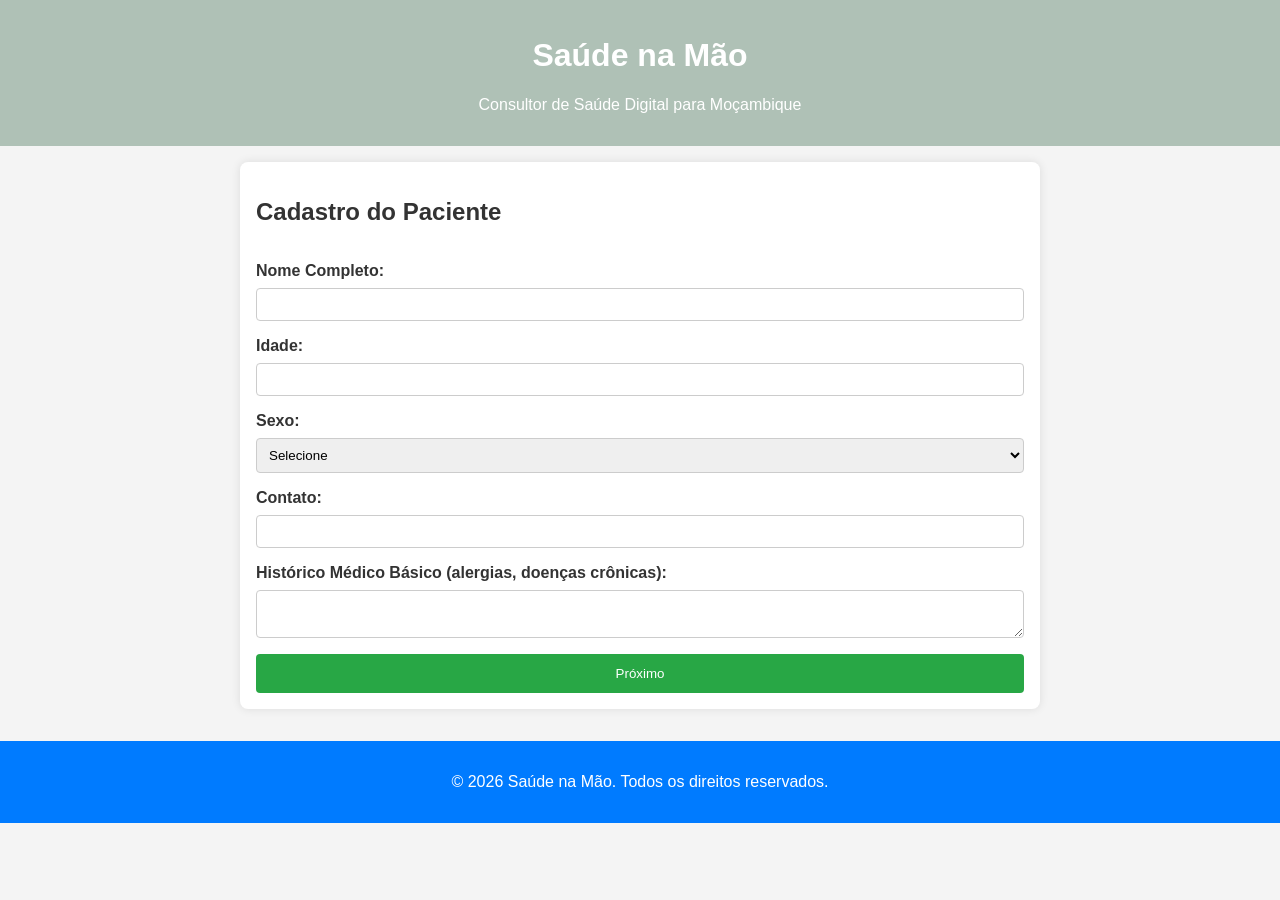
<file: project_saude/index.html>
<!DOCTYPE html>
<html lang="pt-br">
<head>
    <meta charset="UTF-8">
    <meta name="viewport" content="width=device-width, initial-scale=1.0">
    <title>Saúde na Mão</title>
    <link rel="stylesheet" href="styles.css">
</head>
<body>
    <header>
        <h1>Saúde na Mão</h1>
        <p>Consultor de Saúde Digital para Moçambique</p>
    </header>

    <main>
        <section id="cadastro" class="active">
            <h2>Cadastro do Paciente</h2>
            <form id="form-cadastro">
                <label for="nome">Nome Completo:</label>
                <input type="text" id="nome" required>

                <label for="idade">Idade:</label>
                <input type="number" id="idade" required>

                <label for="sexo">Sexo:</label>
                <select id="sexo" required>
                    <option value="">Selecione</option>
                    <option value="masculino">Masculino</option>
                    <option value="feminino">Feminino</option>
                    <option value="outro">Outro</option>
                </select>

                <label for="contato">Contato:</label>
                <input type="tel" id="contato" required>

                <label for="historico">Histórico Médico Básico (alergias, doenças crônicas):</label>
                <textarea id="historico"></textarea>

                <button type="submit">Próximo</button>
            </form>
        </section>

        <section id="triagem">
            <h2>Triagem de Sintomas</h2>
            <div id="perguntas">
                <!-- Perguntas serão inseridas dinamicamente -->
            </div>
            <button id="proximo-pergunta" style="display:none;">Próxima Pergunta</button>
            <button id="finalizar-triagem" style="display:none;">Finalizar Triagem</button>
        </section>

        <section id="hipoteses">
            <h2>Hipóteses de Condições</h2>
            <p>Baseado nos sintomas, possíveis condições:</p>
            <ul id="lista-hipoteses"></ul>
            <p><strong>Aviso:</strong> Esta análise não substitui um médico. Para diagnóstico e prescrição, o caso será revisado por um profissional de saúde licenciado.</p>
            <button id="encaminhar">Encaminhar para Médico Licenciado</button>
        </section>

        <section id="resultado">
            <h2>Resultado</h2>
            <p id="diagnostico"></p>
            <p id="receita"></p>
            <h3>Dicas de Prevenção</h3>
            <ul id="dicas"></ul>
        </section>

        <section id="acompanhamento">
            <h2>Acompanhamento</h2>
            <label for="evolucao">Registrar Evolução dos Sintomas:</label>
            <textarea id="evolucao"></textarea>
            <button id="salvar-acompanhamento">Salvar</button>
        </section>
    </main>

    <footer>
        <p>&copy; 2026 Saúde na Mão. Todos os direitos reservados.</p>
    </footer>

    <script src="script.js"></script>
</body>
</html>
</file>
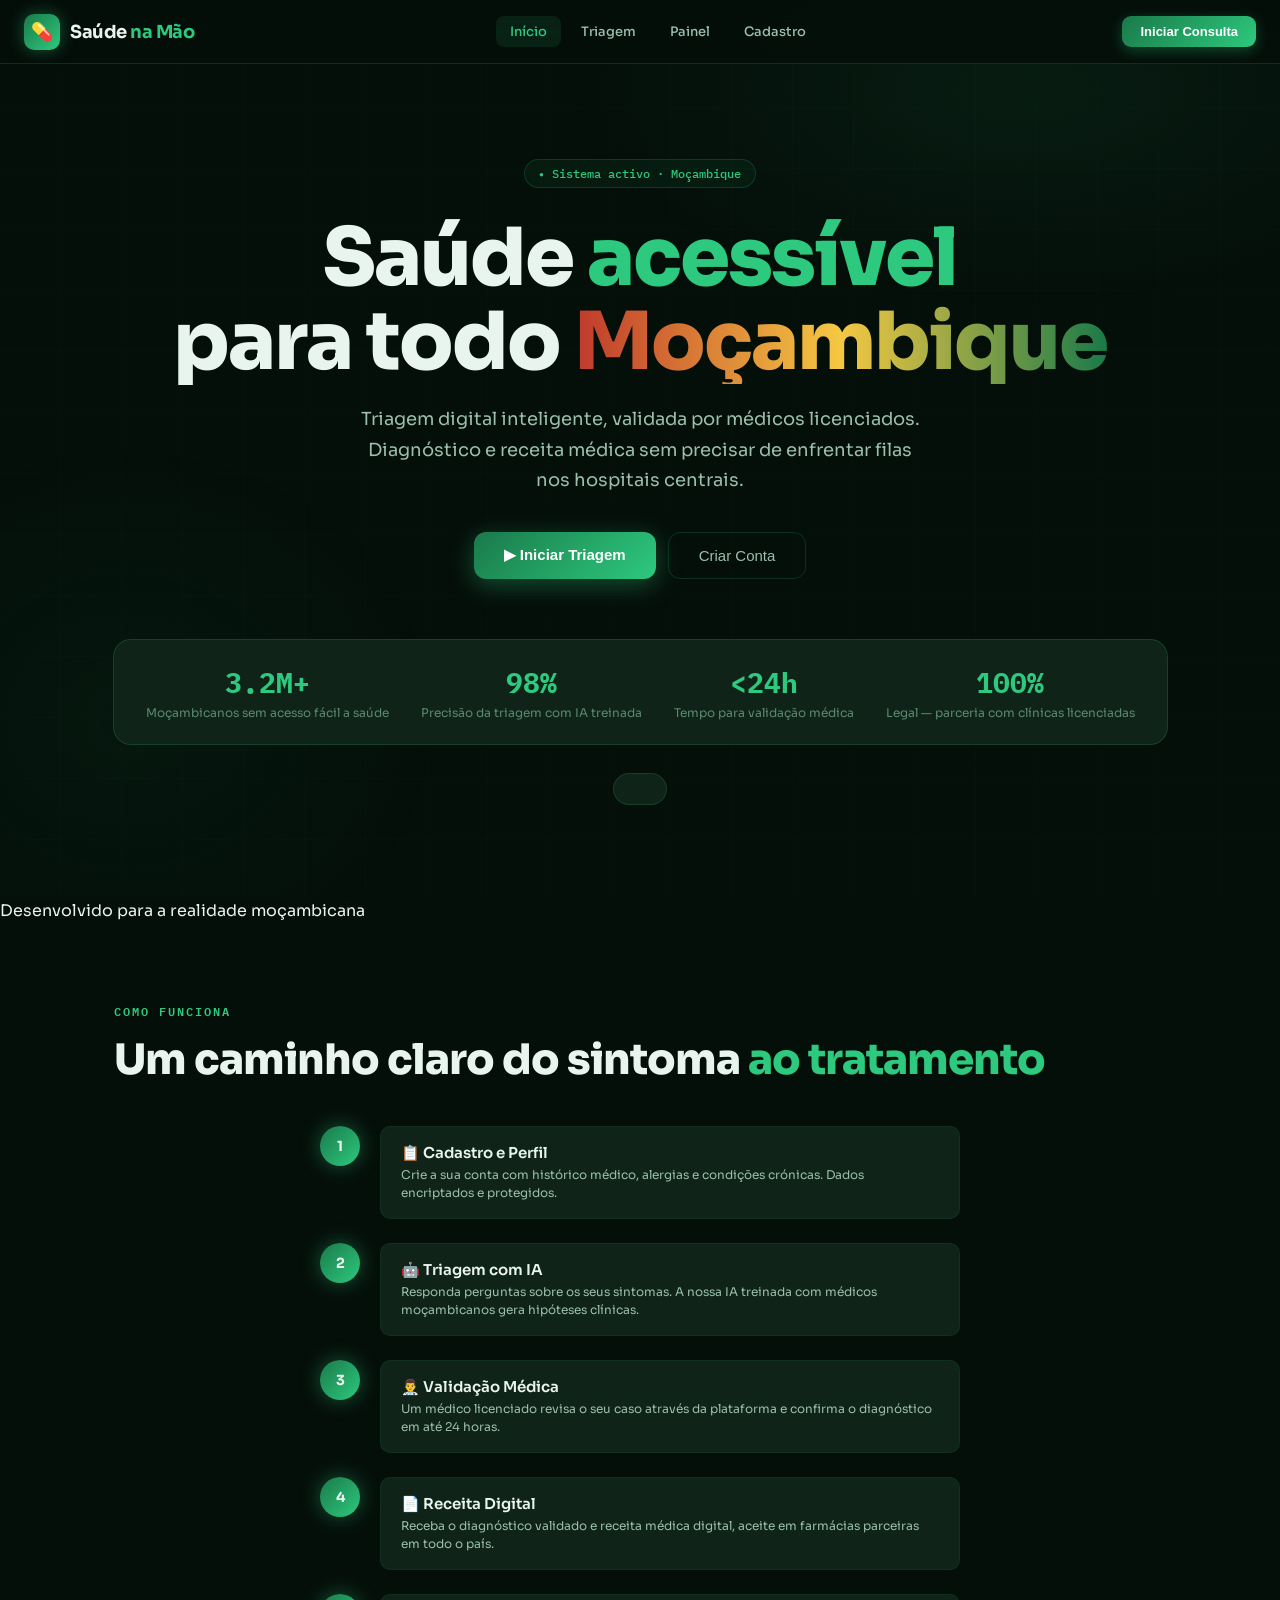
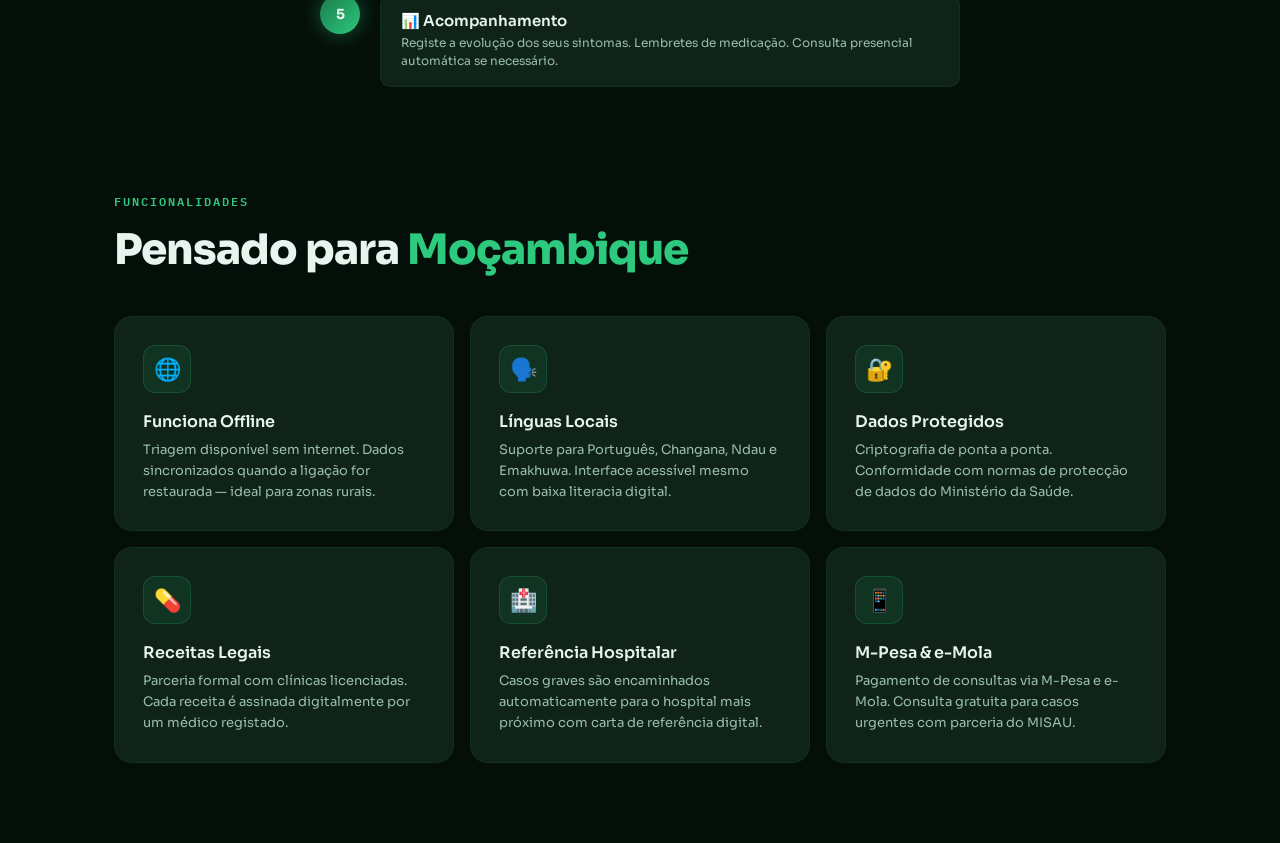
<file: project_saude2/saude_na_mao_app.html>
<!DOCTYPE html>
<html lang="pt">
<head>
<meta charset="UTF-8">
<meta name="viewport" content="width=device-width, initial-scale=1.0">
<title>Saúde na Mão</title>
<link href="https://fonts.googleapis.com/css2?family=Sora:wght@300;400;500;600;700;800&family=IBM+Plex+Mono:wght@400;500&display=swap" rel="stylesheet">
<link rel="stylesheet" href="style.css">
<link rel="stylesheet" href="script.js">

</head>

<body>
<div class="wrap">

<!-- HEADER -->
<header>
  <div class="logo">
    <div class="logo-icon">💊</div>
    <div class="logo-text">Saúde <span>na Mão</span></div>
  </div>

  <nav>
    <a onclick="showScreen('home')" id="nav-home" class="active">Início</a>
    <a onclick="showScreen('triage')" id="nav-triage">Triagem</a>
    <a onclick="showScreen('dashboard')" id="nav-dashboard">Painel</a>
    <a onclick="showScreen('cadastro')" id="nav-cadastro">Cadastro</a>
  </nav>

  <button class="btn-header" onclick="showScreen('triage')">Iniciar Consulta</button>
</header>

<!-- HOME SCREEN -->
<div id="screen-home" class="screen active">
  <div class="hero">
    <div class="hero-badge">Sistema activo · Moçambique</div>
    <h1>Saúde <span class="accent">acessível</span><br>para todo <span class="flag">Moçambique</span></h1>
    <p>Triagem digital inteligente, validada por médicos licenciados. Diagnóstico e receita médica sem precisar de enfrentar filas nos hospitais centrais.</p>

    <div class="hero-btns">
      <button class="btn-primary" onclick="showScreen('triage')">▶ Iniciar Triagem</button>
      <button class="btn-ghost" onclick="showScreen('cadastro')">Criar Conta</button>
    </div>

    <div class="stats-row">
      <div class="stat"><div class="stat-num">3.2M+</div><div class="stat-label">Moçambicanos sem acesso fácil a saúde</div></div>
      <div class="stat"><div class="stat-num">98%</div><div class="stat-label">Precisão da triagem com IA treinada</div></div>
      <div class="stat"><div class="stat-num">&lt;24h</div><div class="stat-label">Tempo para validação médica</div></div>
      <div class="stat"><div class="stat-num">100%</div><div class="stat-label">Legal — parceria com clínicas licenciadas</div></div>
    </div>

    <div class="moz-badge">
      <div class="moz-flag"></div></div></div></div></div>
        Desenvolvido para a realidade moçambicana
      </div>
  </div>

  <div class="section">
    <div class="section-label">Como funciona</div>
    <div class="section-title">Um caminho claro do sintoma <span>ao tratamento</span></div>
    <div class="flow-container">
      <div class="flow-step">
        <div class="flow-num">1</div>
        <div class="flow-line"></div>
        <div class="flow-content">
          <h4>📋 Cadastro e Perfil</h4>
          <p>Crie a sua conta com histórico médico, alergias e condições crónicas. Dados encriptados e protegidos.</p>
        </div>
      </div>
      <div class="flow-step">
        <div class="flow-num">2</div>
        <div class="flow-line"></div>
        <div class="flow-content">
          <h4>🤖 Triagem com IA</h4>
          <p>Responda perguntas sobre os seus sintomas. A nossa IA treinada com médicos moçambicanos gera hipóteses clínicas.</p>
        </div>
      </div>
      <div class="flow-step">
        <div class="flow-num">3</div>
        <div class="flow-line"></div>
        <div class="flow-content">
          <h4>👨‍⚕️ Validação Médica</h4>
          <p>Um médico licenciado revisa o seu caso através da plataforma e confirma o diagnóstico em até 24 horas.</p>
        </div>
      </div>
      <div class="flow-step">
        <div class="flow-num">4</div>
        <div class="flow-line"></div>
        <div class="flow-content">
          <h4>📄 Receita Digital</h4>
          <p>Receba o diagnóstico validado e receita médica digital, aceite em farmácias parceiras em todo o país.</p>
        </div>
      </div>
      <div class="flow-step">
        <div class="flow-num">5</div>
        <div class="flow-content">
          <h4>📊 Acompanhamento</h4>
          <p>Registe a evolução dos seus sintomas. Lembretes de medicação. Consulta presencial automática se necessário.</p>
        </div>
      </div>
    </div>
  </div>

  <div class="section" style="padding-top:0">
    <div class="section-label">Funcionalidades</div>
    <div class="section-title">Pensado para <span>Moçambique</span></div>
    <div class="features-grid">
      <div class="feat-card">
        <div class="feat-icon">🌐</div>
        <h3>Funciona Offline</h3>
        <p>Triagem disponível sem internet. Dados sincronizados quando a ligação for restaurada — ideal para zonas rurais.</p>
      </div>
      <div class="feat-card">
        <div class="feat-icon">🗣️</div>
        <h3>Línguas Locais</h3>
        <p>Suporte para Português, Changana, Ndau e Emakhuwa. Interface acessível mesmo com baixa literacia digital.</p>
      </div>
      <div class="feat-card">
        <div class="feat-icon">🔐</div>
        <h3>Dados Protegidos</h3>
        <p>Criptografia de ponta a ponta. Conformidade com normas de protecção de dados do Ministério da Saúde.</p>
      </div>
      <div class="feat-card">
        <div class="feat-icon">💊</div>
        <h3>Receitas Legais</h3>
        <p>Parceria formal com clínicas licenciadas. Cada receita é assinada digitalmente por um médico registado.</p>
      </div>
      <div class="feat-card">
        <div class="feat-icon">🏥</div>
        <h3>Referência Hospitalar</h3>
        <p>Casos graves são encaminhados automaticamente para o hospital mais próximo com carta de referência digital.</p>
      </div>
      <div class="feat-card">
        <div class="feat-icon">📱</div>
        <h3>M-Pesa & e-Mola</h3>
        <p>Pagamento de consultas via M-Pesa e e-Mola. Consulta gratuita para casos urgentes com parceria do MISAU.</p>
      </div>
    </div>
  </div>
</div>

<!-- TRIAGEM SCREEN -->
<div id="screen-triage" class="screen">
  <div class="triage-wrap">
    <div class="triage-header">
      <h2>🩺 Triagem de Sintomas</h2>
      <p>Responda com honestidade. As suas informações são confidenciais e ajudam o médico a dar o melhor diagnóstico.</p>
    </div>

    <div class="disclaimer">
      <span>⚠️</span>
      <p><strong>Aviso:</strong> Esta triagem <strong>não substitui</strong> um médico. Em caso de emergência (dificuldade respiratória, dor no peito, inconsciência), ligue imediatamente para o 1120 (SAMU Moçambique).</p>
    </div>

    <div class="progress-bar-wrap">
      <div class="progress-label">
        <span id="prog-label">Pergunta 1 de 6</span>
        <span id="prog-pct">17%</span>
      </div>
      <div class="progress-bar"><div class="progress-fill" id="prog-fill" style="width:17%"></div></div>
    </div>

    <div id="q-container"></div>

    <div class="triage-nav">
      <button class="btn-back" id="btn-back" onclick="prevQ()" style="display:none">← Anterior</button>
      <button class="btn-next" id="btn-next" onclick="nextQ()">Próxima →</button>
    </div>
  </div>
</div>

<!-- RESULT SCREEN -->
<div id="screen-result" class="screen">
  <div class="result-wrap">
    <div class="result-header">
      <div class="result-status">🤖</div>
      <h2>Análise Concluída</h2>
      <p>Hipóteses geradas pela IA. Aguarda validação por médico licenciado em até 24h.</p>
    </div>

    <div class="alert-box">
      <div class="icon">📋</div>
      <p><strong>Próximo passo:</strong> O seu caso foi enviado para revisão. Um médico parceiro da Clínica Central de Maputo irá validar este diagnóstico e, se necessário, emitir uma receita digital.</p>
    </div>

    <div class="result-grid">
      <div class="result-card wide">
        <h4>Condições prováveis</h4>
        <ul class="condition-list">
          <li>
            <span>Malária (Plasmodium falciparum)</span>
            <div style="display:flex;align-items:center;gap:8px">
              <div class="prob-bar-wrap"><div class="prob-bar"><div class="prob-fill high" style="width:72%"></div></div></div>
              <span class="prob-num">72%</span>
            </div>
          </li>
          <li>
            <span>Febre tifoide</span>
            <div style="display:flex;align-items:center;gap:8px">
              <div class="prob-bar-wrap"><div class="prob-bar"><div class="prob-fill mid" style="width:18%"></div></div></div>
              <span class="prob-num">18%</span>
            </div>
          </li>
          <li>
            <span>Síndrome gripal viral</span>
            <div style="display:flex;align-items:center;gap:8px">
              <div class="prob-bar-wrap"><div class="prob-bar"><div class="prob-fill low" style="width:10%"></div></div></div>
              <span class="prob-num">10%</span>
            </div>
          </li>
        </ul>
      </div>

      <div class="result-card">
        <h4>Sintomas registados</h4>
        <ul class="tips-list">
          <li>Febre alta (39–40°C)</li>
          <li>Dores de cabeça intensas</li>
          <li>Calafrios e suores</li>
          <li>Fadiga e fraqueza</li>
          <li>Há 3 dias</li>
        </ul>
      </div>

      <div class="result-card">
        <h4>Cuidados imediatos</h4>
        <ul class="tips-list">
          <li>Beba muita água e líquidos</li>
          <li>Repouso absoluto</li>
          <li>Paracetamol para a febre (máx. 4g/dia)</li>
          <li>Evite automedicação com antimaláricos</li>
          <li>Aguarde confirmação médica</li>
        </ul>
      </div>

      <div class="result-card wide">
        <h4>Estado da consulta</h4>
        <div style="display:flex;gap:10px;flex-wrap:wrap;margin-top:8px">
          <div style="flex:1;min-width:120px;background:rgba(45,201,126,0.08);border:1px solid rgba(45,201,126,0.2);border-radius:10px;padding:14px;text-align:center">
            <div style="font-size:20px;margin-bottom:6px">✅</div>
            <div style="font-size:12px;color:var(--green-bright);font-weight:600">Triagem concluída</div>
          </div>
          <div style="flex:1;min-width:120px;background:rgba(245,200,66,0.06);border:1px solid rgba(245,200,66,0.2);border-radius:10px;padding:14px;text-align:center">
            <div style="font-size:20px;margin-bottom:6px">⏳</div>
            <div style="font-size:12px;color:var(--yellow-moz);font-weight:600">Validação médica<br><span style="font-weight:400;color:var(--text3)">Em análise</span></div>
          </div>
          <div style="flex:1;min-width:120px;background:var(--card2);border:1px solid var(--border2);border-radius:10px;padding:14px;text-align:center">
            <div style="font-size:20px;margin-bottom:6px">📄</div>
            <div style="font-size:12px;color:var(--text3);font-weight:600">Receita digital<br><span style="font-weight:400">Aguarda médico</span></div>
          </div>
        </div>
      </div>
    </div>

    <div class="result-actions">
      <button class="btn-action primary" onclick="showScreen('triage')">Nova Triagem</button>
      <button class="btn-action secondary" onclick="showScreen('dashboard')">Ver Histórico</button>
      <button class="btn-action danger">🚨 É urgente</button>
    </div>
  </div>
</div>

<!-- CADASTRO SCREEN -->
<div id="screen-cadastro" class="screen">
  <div class="cadastro-wrap">
    <h2>Criar Conta</h2>
    <p class="sub">Registe-se para aceder a triagem, histórico médico e receitas digitais.</p>

    <div class="form-group">
      <label class="form-label">NOME COMPLETO</label>
      <input class="form-input" type="text" placeholder="Ex: Maria João Machava">
    </div>
    <div class="form-row">
      <div class="form-group">
        <label class="form-label">DATA DE NASCIMENTO</label>
        <input class="form-input" type="date">
      </div>
      <div class="form-group">
        <label class="form-label">SEXO</label>
        <select class="form-select">
          <option value="">Seleccionar</option>
          <option>Feminino</option>
          <option>Masculino</option>
          <option>Outro</option>
        </select>
      </div>
    </div>
    <div class="form-group">
      <label class="form-label">NÚMERO DE TELEMÓVEL (M-Pesa / e-Mola)</label>
      <input class="form-input" type="tel" placeholder="+258 84 XXX XXXX">
    </div>
    <div class="form-group">
      <label class="form-label">LOCALIDADE / BAIRRO</label>
      <select class="form-select">
        <option value="">Seleccionar província</option>
        <option>Maputo Cidade</option>
        <option>Maputo Província</option>
        <option>Gaza</option>
        <option>Inhambane</option>
        <option>Sofala</option>
        <option>Manica</option>
        <option>Tete</option>
        <option>Zambézia</option>
        <option>Nampula</option>
        <option>Niassa</option>
        <option>Cabo Delgado</option>
      </select>
    </div>
    <div class="form-group">
      <label class="form-label">DOENÇAS CRÓNICAS (seleccione as que tiver)</label>
      <div class="checkbox-group" id="chronic-checks">
        <div class="checkbox-item" onclick="toggleCheck(this)">Hipertensão</div>
        <div class="checkbox-item" onclick="toggleCheck(this)">Diabetes</div>
        <div class="checkbox-item" onclick="toggleCheck(this)">Asma</div>
        <div class="checkbox-item" onclick="toggleCheck(this)">VIH/SIDA</div>
        <div class="checkbox-item" onclick="toggleCheck(this)">Tuberculose</div>
        <div class="checkbox-item" onclick="toggleCheck(this)">Drepanócitose</div>
        <div class="checkbox-item" onclick="toggleCheck(this)">Nenhuma</div>
      </div>
    </div>
    <div class="form-group">
      <label class="form-label">ALERGIAS CONHECIDAS</label>
      <input class="form-input" type="text" placeholder="Ex: Penicilina, Aspirina... (ou deixe em branco)">
    </div>
    <div class="form-group">
      <label class="form-label">SENHA</label>
      <input class="form-input" type="password" placeholder="Mínimo 8 caracteres">
    </div>
    <button class="btn-primary" style="width:100%;padding:15px;font-size:15px;margin-top:8px" onclick="showScreen('dashboard')">
      Criar Conta Segura 🔒
    </button>
    <p style="font-size:12px;color:var(--text3);text-align:center;margin-top:16px;line-height:1.6">
      Ao criar conta, aceita os Termos de Uso e Política de Privacidade.<br>Os seus dados são protegidos conforme as normas do MISAU.
    </p>
  </div>
</div>

<!-- DASHBOARD SCREEN -->
<div id="screen-dashboard" class="screen">
  <div class="dash-wrap">
    <div class="dash-top">
      <div>
        <h2>👋 Bom dia, Maria</h2>
        <p>Maputo Cidade · Última consulta: há 3 dias</p>
      </div>
      <button class="btn-primary" onclick="showScreen('triage')">+ Nova Triagem</button>
    </div>

    <div class="dash-grid">
      <div class="dash-card">
        <div class="d-icon">🩺</div>
        <div class="d-val">4</div>
        <div class="d-label">Consultas realizadas</div>
      </div>
      <div class="dash-card">
        <div class="d-icon">📄</div>
        <div class="d-val">2</div>
        <div class="d-label">Receitas emitidas</div>
      </div>
      <div class="dash-card">
        <div class="d-icon">⏳</div>
        <div class="d-val">1</div>
        <div class="d-label">Em validação médica</div>
      </div>
      <div class="dash-card">
        <div class="d-icon">💊</div>
        <div class="d-val">2</div>
        <div class="d-label">Medicações activas</div>
      </div>
    </div>

    <h3 style="font-size:16px;font-weight:600;margin-bottom:16px">Histórico de Consultas</h3>

    <div class="history-item">
      <div class="hist-icon">🦟</div>
      <div class="hist-main">
        <h4>Suspeita de Malária</h4>
        <p>23 Mar 2026 · Dr. António Cossa · Clínica Central Maputo</p>
      </div>
      <span class="hist-badge warn">Pendente</span>
    </div>
    <div class="history-item">
      <div class="hist-icon">🤧</div>
      <div class="hist-main">
        <h4>Síndrome Gripal</h4>
        <p>10 Mar 2026 · Dra. Fátima Nhantumbo · Online</p>
      </div>
      <span class="hist-badge ok">Resolvido</span>
    </div>
    <div class="history-item">
      <div class="hist-icon">🤕</div>
      <div class="hist-main">
        <h4>Cefaleia Tensional</h4>
        <p>22 Fev 2026 · Dr. João Bila · Online</p>
      </div>
      <span class="hist-badge ok">Resolvido</span>
    </div>
    <div class="history-item">
      <div class="hist-icon">🫁</div>
      <div class="hist-main">
        <h4>Tosse persistente</h4>
        <p>05 Jan 2026 · Dra. Conceição Macuácua · Presencial</p>
      </div>
      <span class="hist-badge ok">Resolvido</span>
    </div>

    <div style="background:rgba(45,201,126,0.05);border:1px solid var(--border);border-radius:var(--radius);padding:20px;margin-top:24px;display:flex;gap:16px;align-items:center;flex-wrap:wrap">
      <div style="font-size:32px">💊</div>
      <div style="flex:1">
        <div style="font-size:14px;font-weight:600;margin-bottom:4px">Medicação activa: Paracetamol 500mg</div>
        <div style="font-size:12px;color:var(--text3)">3x por dia · Próxima dose em 2 horas</div>
      </div>
      <button style="padding:10px 18px;border-radius:9px;background:rgba(45,201,126,0.12);border:1px solid rgba(45,201,126,0.3);color:var(--green-bright);font-family:'Sora',sans-serif;font-size:13px;font-weight:600;cursor:pointer">Tomei ✓</button>
    </div>
  </div>
</div>

<!-- BOTTOM NAV -->
<div class="bottom-nav">
  <div class="bottom-nav-inner">
    <div class="nav-item active" onclick="showScreen('home')"><span class="ni">🏠</span>Início</div>
    <div class="nav-item" onclick="showScreen('triage')"><span class="ni">🩺</span>Triagem</div>
    <div class="nav-item" onclick="showScreen('dashboard')"><span class="ni">📊</span>Painel</div>
    <div class="nav-item" onclick="showScreen('cadastro')"><span class="ni">👤</span>Perfil</div>
  </div>
</div>

</div><!-- .wrap -->

</body>
</html>
</file>
<file: project_saude/styles.css>
body {
    font-family: Arial, sans-serif;
    margin: 0;
    padding: 0;
    background-color: #f4f4f4;
    color: #333;
}

header {
    background-color: #afc1b6;
    color: white;
    text-align: center;
    padding: 1rem;
}

main {
    max-width: 800px;
    margin: 0 auto;
    padding: 1rem;
}

section {
    display: none;
    background-color: white;
    padding: 1rem;
    margin-bottom: 1rem;
    border-radius: 8px;
    box-shadow: 0 0 10px rgba(0,0,0,0.1);
}

section.active {
    display: block;
}

form {
    display: flex;
    flex-direction: column;
}

label {
    margin-top: 1rem;
    font-weight: bold;
}

input, select, textarea {
    padding: 0.5rem;
    margin-top: 0.5rem;
    border: 1px solid #ccc;
    border-radius: 4px;
}

button {
    margin-top: 1rem;
    padding: 0.75rem;
    background-color: #28a745;
    color: white;
    border: none;
    border-radius: 4px;
    cursor: pointer;
}

button:hover {
    background-color: #218838;
}

footer {
    text-align: center;
    padding: 1rem;
    background-color: #007bff;
    color: white;
}
</file>
<file: project_saude2/style.css>
:root {
   green-deep: #0a4a2e;
    --green-mid: #1a7a4a;
    --green-bright: #2dc97e;
    --green-glow: #4fffaa;
    --yellow-moz: #f5c842;
    --red-moz: #c0392b;
    --bg: #050f0a;
    --bg2: #0d1f14;
    --bg3: #132a1c;
    --card: #0f2318;
    --card2: #162e20;
    --text: #e8f5ef;
    --text2: #9abfab;
    --text3: #5a8a6e;
    --border: rgba(45,201,126,0.18);
    --border2: rgba(45,201,126,0.08);
    --shadow: 0 8px 32px rgba(0,0,0,0.5);
    --radius: 18px;
    --radius-sm: 10px;
  }
  * { margin:0; padding:0; box-sizing:border-box; }
  html { scroll-behavior: smooth; }
  body {
    font-family: 'Sora', sans-serif;
    background: var(--bg);
    color: var(--text);
    min-height: 100vh;
    overflow-x: hidden;
  }

  /* ─ BACKGROUND TEXTURE ─ */
  body::before {
    content: '';
    position: fixed;
    inset: 0;
    background:
      radial-gradient(ellipse 60% 40% at 80% 10%, rgba(45,201,126,0.07) 0%, transparent 60%),
      radial-gradient(ellipse 40% 50% at 10% 80%, rgba(10,74,46,0.15) 0%, transparent 60%),
      repeating-linear-gradient(0deg, transparent, transparent 60px, rgba(45,201,126,0.015) 60px, rgba(45,201,126,0.015) 61px),
      repeating-linear-gradient(90deg, transparent, transparent 60px, rgba(45,201,126,0.015) 60px, rgba(45,201,126,0.015) 61px);
    pointer-events: none;
    z-index: 0;
  }

  .wrap { position: relative; z-index: 1; }

  /* ─ HEADER ─ */
  header {
    position: sticky; top: 0; z-index: 100;
    background: rgba(5,15,10,0.85);
    backdrop-filter: blur(20px);
    border-bottom: 1px solid var(--border);
    padding: 0 24px;
    height: 64px;
    display: flex; align-items: center; justify-content: space-between;
  }
  .logo {
    display: flex; align-items: center; gap: 10px;
  }
  .logo-icon {
    width: 36px; height: 36px; border-radius: 10px;
    background: linear-gradient(135deg, var(--green-mid), var(--green-bright));
    display: flex; align-items: center; justify-content: center;
    font-size: 18px;
    box-shadow: 0 0 16px rgba(45,201,126,0.4);
  }
  .logo-text { font-size: 18px; font-weight: 700; letter-spacing: -0.5px; }
  .logo-text span { color: var(--green-bright); }
  nav { display: flex; gap: 6px; }
  nav a {
    padding: 7px 14px; border-radius: 8px;
    font-size: 13px; font-weight: 500; color: var(--text2);
    text-decoration: none; transition: all 0.2s;
    cursor: pointer;
  }
  nav a:hover, nav a.active { color: var(--green-bright); background: rgba(45,201,126,0.1); }
  .btn-header {
    padding: 8px 18px; border-radius: 9px;
    background: linear-gradient(135deg, var(--green-mid), var(--green-bright));
    color: #fff; font-size: 13px; font-weight: 600;
    border: none; cursor: pointer;
    box-shadow: 0 4px 14px rgba(45,201,126,0.3);
    transition: all 0.2s;
  }
  .btn-header:hover { transform: translateY(-1px); box-shadow: 0 6px 20px rgba(45,201,126,0.45); }

  /* ─ SCREENS ─ */
  .screen { display: none; animation: fadeIn 0.4s ease; }
  .screen.active { display: block; }
  @keyframes fadeIn { from { opacity:0; transform: translateY(10px); } to { opacity:1; transform: none; } }

  /* ─ HERO ─ */
  .hero {
    min-height: calc(100vh - 64px);
    display: flex; flex-direction: column;
    align-items: center; justify-content: center;
    padding: 60px 24px;
    text-align: center;
    position: relative;
  }
  .hero-badge {
    display: inline-flex; align-items: center; gap: 8px;
    padding: 6px 14px; border-radius: 100px;
    border: 1px solid var(--border);
    background: rgba(45,201,126,0.06);
    font-size: 12px; font-weight: 500; color: var(--green-bright);
    font-family: 'IBM Plex Mono', monospace;
    margin-bottom: 28px;
    animation: pulse-border 3s infinite;
  }
  @keyframes pulse-border {
    0%,100% { border-color: rgba(45,201,126,0.18); }
    50% { border-color: rgba(45,201,126,0.45); }
  }
  .hero-badge::before { content: '●'; font-size: 8px; animation: blink 1.5s infinite; }
  @keyframes blink { 0%,100% { opacity:1; } 50% { opacity:0; } }
  .hero h1 {
    font-size: clamp(42px, 7vw, 80px);
    font-weight: 800;
    line-height: 1.05;
    letter-spacing: -2px;
    margin-bottom: 20px;
  }
  .hero h1 .accent { color: var(--green-bright); }
  .hero h1 .flag { display: inline-block; background: linear-gradient(90deg, var(--red-moz), var(--yellow-moz), var(--green-mid)); -webkit-background-clip: text; -webkit-text-fill-color: transparent; }
  .hero p {
    font-size: clamp(15px, 2vw, 18px);
    color: var(--text2); max-width: 560px;
    line-height: 1.7; margin-bottom: 36px;
  }
  .hero-btns { display: flex; gap: 12px; flex-wrap: wrap; justify-content: center; }
  .btn-primary {
    padding: 14px 30px; border-radius: 12px;
    background: linear-gradient(135deg, var(--green-mid), var(--green-bright));
    color: #fff; font-size: 15px; font-weight: 600;
    border: none; cursor: pointer;
    box-shadow: 0 6px 24px rgba(45,201,126,0.35);
    transition: all 0.25s;
  }
  .btn-primary:hover { transform: translateY(-2px); box-shadow: 0 10px 30px rgba(45,201,126,0.5); }
  .btn-ghost {
    padding: 14px 30px; border-radius: 12px;
    background: transparent;
    color: var(--text2); font-size: 15px; font-weight: 500;
    border: 1px solid var(--border);
    cursor: pointer; transition: all 0.25s;
  }
  .btn-ghost:hover { border-color: var(--green-bright); color: var(--green-bright); background: rgba(45,201,126,0.05); }

  /* STATS ROW */
  .stats-row {
    display: flex; gap: 32px; margin-top: 60px;
    padding: 24px 32px; border-radius: var(--radius);
    background: var(--card); border: 1px solid var(--border);
    flex-wrap: wrap; justify-content: center;
  }
  .stat { text-align: center; }
  .stat-num { font-size: 28px; font-weight: 800; color: var(--green-bright); font-family: 'IBM Plex Mono', monospace; }
  .stat-label { font-size: 12px; color: var(--text3); margin-top: 4px; }

  /* FEATURES GRID */
  .section { padding: 80px 24px; max-width: 1100px; margin: 0 auto; }
  .section-label {
    font-size: 12px; font-weight: 600; color: var(--green-bright);
    font-family: 'IBM Plex Mono', monospace; letter-spacing: 2px;
    text-transform: uppercase; margin-bottom: 12px;
  }
  .section-title { font-size: clamp(28px, 4vw, 42px); font-weight: 800; letter-spacing: -1px; margin-bottom: 40px; }
  .section-title span { color: var(--green-bright); }

  .features-grid { display: grid; grid-template-columns: repeat(auto-fill, minmax(280px, 1fr)); gap: 16px; }
  .feat-card {
    background: var(--card);
    border: 1px solid var(--border2);
    border-radius: var(--radius);
    padding: 28px;
    transition: all 0.3s;
    position: relative; overflow: hidden;
  }
  .feat-card::before {
    content: ''; position: absolute; top: 0; left: 0; right: 0; height: 2px;
    background: linear-gradient(90deg, transparent, var(--green-bright), transparent);
    opacity: 0; transition: opacity 0.3s;
  }
  .feat-card:hover { border-color: var(--border); transform: translateY(-3px); box-shadow: 0 12px 40px rgba(0,0,0,0.4); }
  .feat-card:hover::before { opacity: 1; }
  .feat-icon {
    width: 48px; height: 48px; border-radius: 12px;
    background: rgba(45,201,126,0.1); border: 1px solid var(--border);
    display: flex; align-items: center; justify-content: center;
    font-size: 22px; margin-bottom: 18px;
  }
  .feat-card h3 { font-size: 16px; font-weight: 600; margin-bottom: 8px; }
  .feat-card p { font-size: 13px; color: var(--text2); line-height: 1.6; }

  /* FLOW DIAGRAM */
  .flow-container { display: flex; flex-direction: column; gap: 0; max-width: 640px; margin: 0 auto; }
  .flow-step {
    display: flex; align-items: flex-start; gap: 20px;
    position: relative;
  }
  .flow-step:not(:last-child) .flow-line {
    position: absolute; left: 19px; top: 48px; bottom: -20px;
    width: 2px; background: linear-gradient(180deg, var(--green-bright), var(--green-deep));
  }
  .flow-num {
    width: 40px; height: 40px; border-radius: 50%; flex-shrink: 0;
    background: linear-gradient(135deg, var(--green-mid), var(--green-bright));
    display: flex; align-items: center; justify-content: center;
    font-size: 14px; font-weight: 700;
    box-shadow: 0 0 20px rgba(45,201,126,0.4); z-index: 1;
  }
  .flow-content {
    background: var(--card); border: 1px solid var(--border2);
    border-radius: var(--radius-sm); padding: 16px 20px;
    margin-bottom: 24px; flex: 1;
    transition: all 0.3s;
  }
  .flow-content:hover { border-color: var(--border); }
  .flow-content h4 { font-size: 15px; font-weight: 600; margin-bottom: 4px; }
  .flow-content p { font-size: 12px; color: var(--text2); line-height: 1.5; }

  /* TRIAGEM SCREEN */
  .triage-wrap {
    max-width: 680px; margin: 0 auto; padding: 40px 24px;
  }
  .triage-header { margin-bottom: 32px; }
  .triage-header h2 { font-size: 28px; font-weight: 700; margin-bottom: 8px; }
  .triage-header p { color: var(--text2); font-size: 14px; }
  .progress-bar-wrap { margin: 20px 0 28px; }
  .progress-label { display: flex; justify-content: space-between; font-size: 12px; color: var(--text3); margin-bottom: 8px; font-family: 'IBM Plex Mono', monospace; }
  .progress-bar { height: 4px; background: var(--card2); border-radius: 4px; overflow: hidden; }
  .progress-fill { height: 100%; border-radius: 4px; background: linear-gradient(90deg, var(--green-mid), var(--green-bright)); transition: width 0.5s ease; }

  .question-card {
    background: var(--card); border: 1px solid var(--border);
    border-radius: var(--radius); padding: 32px;
    margin-bottom: 20px;
  }
  .q-num { font-size: 11px; color: var(--green-bright); font-family: 'IBM Plex Mono', monospace; font-weight: 600; letter-spacing: 1px; margin-bottom: 10px; }
  .q-text { font-size: 20px; font-weight: 600; margin-bottom: 24px; line-height: 1.4; }
  .options-grid { display: grid; grid-template-columns: 1fr 1fr; gap: 10px; }
  .opt-btn {
    padding: 14px 16px; border-radius: 10px;
    border: 1px solid var(--border);
    background: var(--card2); color: var(--text);
    font-size: 14px; font-family: 'Sora', sans-serif;
    cursor: pointer; transition: all 0.2s; text-align: left;
  }
  .opt-btn:hover { border-color: var(--green-bright); background: rgba(45,201,126,0.08); color: var(--green-bright); }
  .opt-btn.selected { border-color: var(--green-bright); background: rgba(45,201,126,0.12); color: var(--green-bright); }
  .opt-btn.full { grid-column: 1 / -1; }
  .scale-options { display: flex; gap: 8px; }
  .scale-btn {
    flex: 1; padding: 12px; border-radius: 8px;
    border: 1px solid var(--border); background: var(--card2);
    color: var(--text2); font-size: 14px; font-family: 'Sora', sans-serif;
    cursor: pointer; transition: all 0.2s; text-align: center; font-weight: 600;
  }
  .scale-btn:hover { border-color: var(--green-bright); color: var(--green-bright); }
  .triage-nav { display: flex; gap: 10px; justify-content: flex-end; margin-top: 8px; }
  .btn-back { padding: 12px 20px; border-radius: 10px; border: 1px solid var(--border); background: transparent; color: var(--text2); font-family: 'Sora', sans-serif; font-size: 14px; cursor: pointer; transition: all 0.2s; }
  .btn-back:hover { border-color: var(--text2); color: var(--text); }
  .btn-next { padding: 12px 24px; border-radius: 10px; background: linear-gradient(135deg, var(--green-mid), var(--green-bright)); color: #fff; font-family: 'Sora', sans-serif; font-size: 14px; font-weight: 600; border: none; cursor: pointer; transition: all 0.2s; }
  .btn-next:hover { transform: translateY(-1px); box-shadow: 0 6px 20px rgba(45,201,126,0.4); }

  /* RESULT SCREEN */
  .result-wrap { max-width: 720px; margin: 0 auto; padding: 40px 24px; }
  .result-header { text-align: center; margin-bottom: 36px; }
  .result-status {
    width: 80px; height: 80px; border-radius: 50%; margin: 0 auto 20px;
    background: linear-gradient(135deg, var(--green-mid), var(--green-bright));
    display: flex; align-items: center; justify-content: center;
    font-size: 36px;
    box-shadow: 0 0 40px rgba(45,201,126,0.5);
    animation: glow-pulse 2s infinite;
  }
  @keyframes glow-pulse { 0%,100% { box-shadow: 0 0 30px rgba(45,201,126,0.4); } 50% { box-shadow: 0 0 60px rgba(45,201,126,0.7); } }
  .result-header h2 { font-size: 26px; font-weight: 700; margin-bottom: 8px; }
  .result-header p { color: var(--text2); font-size: 14px; }

  .result-grid { display: grid; grid-template-columns: 1fr 1fr; gap: 16px; margin-bottom: 24px; }
  .result-card {
    background: var(--card); border: 1px solid var(--border2);
    border-radius: var(--radius); padding: 24px;
  }
  .result-card.wide { grid-column: 1 / -1; }
  .result-card h4 { font-size: 11px; color: var(--green-bright); font-family: 'IBM Plex Mono', monospace; letter-spacing: 1px; text-transform: uppercase; margin-bottom: 14px; }
  .condition-list { list-style: none; }
  .condition-list li {
    display: flex; justify-content: space-between; align-items: center;
    padding: 10px 0; border-bottom: 1px solid var(--border2);
    font-size: 14px;
  }
  .condition-list li:last-child { border-bottom: none; }
  .prob-bar-wrap { width: 100px; }
  .prob-bar { height: 4px; background: var(--bg3); border-radius: 4px; overflow: hidden; }
  .prob-fill { height: 100%; border-radius: 4px; }
  .prob-fill.high { background: var(--green-bright); }
  .prob-fill.mid { background: var(--yellow-moz); }
  .prob-fill.low { background: var(--text3); }
  .prob-num { font-size: 12px; color: var(--text2); font-family: 'IBM Plex Mono', monospace; margin-left: 8px; }

  .alert-box {
    background: rgba(245,200,66,0.08); border: 1px solid rgba(245,200,66,0.3);
    border-radius: 12px; padding: 16px 20px;
    display: flex; gap: 14px; align-items: flex-start; margin-bottom: 16px;
  }
  .alert-box .icon { font-size: 20px; flex-shrink: 0; margin-top: 2px; }
  .alert-box p { font-size: 13px; color: #f0d58a; line-height: 1.6; }
  .alert-box strong { color: var(--yellow-moz); }

  .tips-list { list-style: none; }
  .tips-list li { display: flex; gap: 10px; align-items: flex-start; padding: 8px 0; font-size: 13px; color: var(--text2); border-bottom: 1px solid var(--border2); }
  .tips-list li:last-child { border-bottom: none; }
  .tips-list li::before { content: '→'; color: var(--green-bright); flex-shrink: 0; margin-top: 1px; }

  .result-actions { display: flex; gap: 12px; flex-wrap: wrap; }
  .btn-action {
    flex: 1; min-width: 160px; padding: 14px; border-radius: 12px;
    font-family: 'Sora', sans-serif; font-size: 14px; font-weight: 600;
    cursor: pointer; transition: all 0.2s; text-align: center; border: none;
  }
  .btn-action.primary { background: linear-gradient(135deg, var(--green-mid), var(--green-bright)); color: #fff; box-shadow: 0 4px 14px rgba(45,201,126,0.3); }
  .btn-action.secondary { background: var(--card); border: 1px solid var(--border); color: var(--text2); }
  .btn-action.danger { background: rgba(192,57,43,0.12); border: 1px solid rgba(192,57,43,0.3); color: #e06c6c; }
  .btn-action:hover { transform: translateY(-1px); }

  /* CADASTRO SCREEN */
  .cadastro-wrap { max-width: 520px; margin: 0 auto; padding: 40px 24px; }
  .cadastro-wrap h2 { font-size: 28px; font-weight: 700; margin-bottom: 8px; }
  .cadastro-wrap .sub { color: var(--text2); font-size: 14px; margin-bottom: 32px; }
  .form-group { margin-bottom: 18px; }
  .form-label { font-size: 12px; font-weight: 600; color: var(--text2); letter-spacing: 0.5px; margin-bottom: 8px; display: block; }
  .form-input {
    width: 100%; padding: 13px 16px; border-radius: 10px;
    background: var(--card); border: 1px solid var(--border2);
    color: var(--text); font-family: 'Sora', sans-serif; font-size: 14px;
    outline: none; transition: border-color 0.2s;
  }
  .form-input:focus { border-color: var(--green-bright); }
  .form-input::placeholder { color: var(--text3); }
  .form-row { display: grid; grid-template-columns: 1fr 1fr; gap: 14px; }
  .form-select {
    width: 100%; padding: 13px 16px; border-radius: 10px;
    background: var(--card); border: 1px solid var(--border2);
    color: var(--text); font-family: 'Sora', sans-serif; font-size: 14px;
    outline: none; cursor: pointer;
    appearance: none;
    background-image: url("data:image/svg+xml,%3Csvg xmlns='http://www.w3.org/2000/svg' width='12' height='8' viewBox='0 0 12 8'%3E%3Cpath d='M1 1l5 5 5-5' stroke='%235a8a6e' stroke-width='1.5' fill='none'/%3E%3C/svg%3E");
    background-repeat: no-repeat; background-position: right 14px center;
  }
  .form-select:focus { border-color: var(--green-bright); }
  .checkbox-group { display: flex; flex-wrap: wrap; gap: 8px; }
  .checkbox-item {
    padding: 8px 14px; border-radius: 8px;
    border: 1px solid var(--border2); background: var(--card2);
    font-size: 13px; color: var(--text2); cursor: pointer; transition: all 0.2s;
  }
  .checkbox-item.checked { border-color: var(--green-bright); background: rgba(45,201,126,0.1); color: var(--green-bright); }

  /* DASHBOARD SCREEN */
  .dash-wrap { max-width: 1000px; margin: 0 auto; padding: 40px 24px; }
  .dash-top { display: flex; justify-content: space-between; align-items: flex-start; margin-bottom: 32px; flex-wrap: wrap; gap: 20px; }
  .dash-top h2 { font-size: 24px; font-weight: 700; }
  .dash-top p { color: var(--text2); font-size: 14px; margin-top: 4px; }
  .dash-grid { display: grid; grid-template-columns: repeat(auto-fill, minmax(200px, 1fr)); gap: 14px; margin-bottom: 24px; }
  .dash-card { background: var(--card); border: 1px solid var(--border2); border-radius: var(--radius); padding: 20px; }
  .dash-card .d-icon { font-size: 24px; margin-bottom: 12px; }
  .dash-card .d-val { font-size: 28px; font-weight: 800; color: var(--green-bright); font-family: 'IBM Plex Mono', monospace; }
  .dash-card .d-label { font-size: 12px; color: var(--text3); margin-top: 4px; }
  .history-item {
    display: flex; align-items: center; gap: 16px;
    background: var(--card); border: 1px solid var(--border2);
    border-radius: 12px; padding: 16px 20px; margin-bottom: 10px;
    transition: border-color 0.2s;
  }
  .history-item:hover { border-color: var(--border); }
  .hist-icon { width: 40px; height: 40px; border-radius: 10px; background: rgba(45,201,126,0.1); display: flex; align-items: center; justify-content: center; font-size: 18px; flex-shrink: 0; }
  .hist-main { flex: 1; }
  .hist-main h4 { font-size: 14px; font-weight: 600; margin-bottom: 3px; }
  .hist-main p { font-size: 12px; color: var(--text3); }
  .hist-badge { padding: 4px 10px; border-radius: 100px; font-size: 11px; font-weight: 600; }
  .hist-badge.ok { background: rgba(45,201,126,0.1); color: var(--green-bright); border: 1px solid rgba(45,201,126,0.3); }
  .hist-badge.warn { background: rgba(245,200,66,0.1); color: var(--yellow-moz); border: 1px solid rgba(245,200,66,0.3); }

  /* BOTTOM NAV (mobile feel) */
  .bottom-nav {
    display: none; position: fixed; bottom: 0; left: 0; right: 0;
    background: rgba(5,15,10,0.95); backdrop-filter: blur(20px);
    border-top: 1px solid var(--border);
    padding: 10px 0 calc(10px + env(safe-area-inset-bottom));
    z-index: 100;
  }
  .bottom-nav-inner { display: flex; justify-content: space-around; }
  .nav-item {
    display: flex; flex-direction: column; align-items: center;
    gap: 4px; padding: 6px 16px;
    font-size: 11px; color: var(--text3);
    cursor: pointer; transition: color 0.2s;
  }
  .nav-item .ni { font-size: 20px; }
  .nav-item.active, .nav-item:hover { color: var(--green-bright); }

  @media (max-width: 680px) {
    .bottom-nav { display: block; }
    nav { display: none; }
    .btn-header { display: none; }
    .options-grid { grid-template-columns: 1fr; }
    .result-grid { grid-template-columns: 1fr; }
    .result-card.wide { grid-column: 1; }
    .form-row { grid-template-columns: 1fr; }
    body { padding-bottom: 80px; }
  }

  /* DISCLAIMER */
  .disclaimer {
    background: rgba(192,57,43,0.06); border: 1px solid rgba(192,57,43,0.2);
    border-radius: 12px; padding: 14px 18px;
    display: flex; gap: 12px; align-items: center;
    margin-bottom: 24px;
  }
  .disclaimer p { font-size: 12px; color: #e08080; line-height: 1.5; }

  /* MOÇAMBIQUE MAP BADGE */
  .moz-badge {
    display: inline-flex; align-items: center; gap: 8px;
    padding: 8px 16px; border-radius: 100px;
    background: var(--card); border: 1px solid var(--border);
    font-size: 12px; color: var(--text2); margin-top: 28px;
  }
  .moz-flag { width: 20px; height: 14px; border-radius: 3px; overflow: hidden; display: inline-flex; flex-direction: column; }
  .moz-flag div:nth-child(1) { flex:1; background:#009A44; }
  .moz-flag div:nth-child(2) { flex:1; background:#000; }
  .moz-flag div:nth-child(3) { flex:1; background:#FCE100; }
  .moz-flag div:nth-child(4) { flex:1; background:#E03C31; }
</file>
